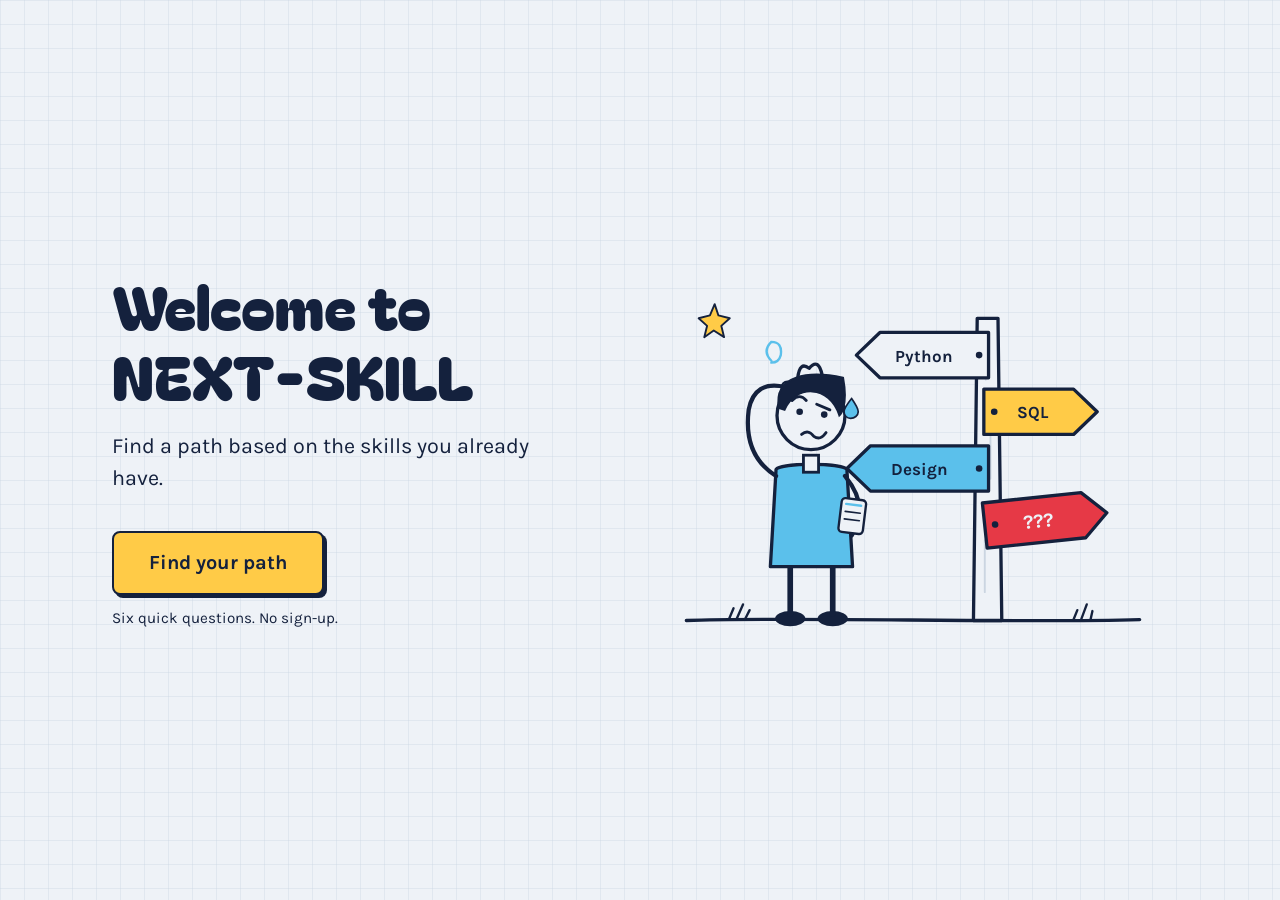
<file: static/index.html>
<!DOCTYPE html>
<html lang="en">
<head>
  <!-- Character encoding for standard text rendering -->
  <meta charset="UTF-8">
  <!-- Ensure proper scaling on all mobile and desktop devices -->
  <meta name="viewport" content="width=device-width, initial-scale=1.0">
  <title>NEXT-SKILL</title>

  <!-- Google Fonts: Bagel Fat One (playful heading) and Karla (clean body font) -->
  <link rel="preconnect" href="https://fonts.googleapis.com">
  <link rel="preconnect" href="https://fonts.gstatic.com" crossorigin>
  <link href="https://fonts.googleapis.com/css2?family=Bagel+Fat+One&family=Karla:wght@400;500;700&display=swap" rel="stylesheet">

  <!-- Link external stylesheet for graph-paper notebook styling -->
  <link rel="stylesheet" href="style.css">
</head>
<body>
  <!-- Main container holding the left content and right illustration -->
  <main class="welcome-container">
    
    <!-- Left-aligned hero content -->
    <section class="welcome-left">
      <!-- Main greeting heading -->
      <h1 class="welcome-heading">Welcome to NEXT-SKILL</h1>

      <!-- Subtext explaining the purpose -->
      <p class="welcome-subtext">Find a path based on the skills you already have.</p>

      <!-- Action wrapper holding button and note -->
      <div class="action-wrapper">
        <!-- Call to action button linking to chat.html (no arrows or emojis) -->
        <a href="chat.html" class="cta-button" id="find-path-btn">Find your path</a>

        <!-- Small informational line below button -->
        <p class="small-note">Six quick questions. No sign-up.</p>
      </div>
    </section>

    <!-- Right-aligned hand-drawn notebook SVG illustration -->
    <section class="welcome-right" aria-label="Illustration of a confused student at a crossroads signpost">
      <svg class="notebook-illustration" viewBox="0 0 540 450" fill="none" xmlns="http://www.w3.org/2000/svg" role="img">
        <desc>Hand-drawn doodle of a confused student scratching their head at a signpost with arrows pointing to Python, SQL, Design, and ???</desc>

        <!-- Sketchy notebook margin star doodle in Marker Yellow #FFCB47 -->
        <path d="M 60 70 L 64 82 L 76 85 L 67 93 L 70 105 L 59 98 L 49 105 L 52 93 L 43 85 L 55 82 Z" fill="#FFCB47" stroke="#14213D" stroke-width="2" stroke-linejoin="round" />

        <!-- Sketchy ground line -->
        <path d="M 30 405 C 150 401, 380 408, 510 404" stroke="#14213D" stroke-width="3.5" stroke-linecap="round" />

        <!-- Small hand-drawn grass doodles on the ground -->
        <path d="M 75 404 L 80 392 M 83 404 L 90 388 M 92 404 L 97 394" stroke="#14213D" stroke-width="2.5" stroke-linecap="round" />
        <path d="M 440 404 L 444 394 M 448 404 L 454 388 M 458 404 L 460 395" stroke="#14213D" stroke-width="2.5" stroke-linecap="round" />

        <!-- ================= STUDENT DOODLE ================= -->
        <g id="student">
          <!-- Student shoes in Ink Navy #14213D -->
          <ellipse cx="140" cy="403" rx="16" ry="8" fill="#14213D" />
          <ellipse cx="185" cy="403" rx="16" ry="8" fill="#14213D" />

          <!-- Student legs in Ink Navy #14213D -->
          <path d="M 140 345 L 140 398" stroke="#14213D" stroke-width="6" stroke-linecap="round" />
          <path d="M 185 345 L 185 398" stroke="#14213D" stroke-width="6" stroke-linecap="round" />

          <!-- Student shirt in Sky #5BC0EB -->
          <path d="M 125 245 C 130 238, 195 238, 200 245 L 206 348 L 119 348 Z" fill="#5BC0EB" stroke="#14213D" stroke-width="3.5" stroke-linejoin="round" />

          <!-- Student left arm holding notebook binder under arm -->
          <path d="M 198 252 Q 225 285 205 315" stroke="#14213D" stroke-width="4.5" stroke-linecap="round" fill="none" />

          <!-- Notebook tucked under arm -->
          <g transform="rotate(7 195 275)">
            <rect x="195" y="275" width="26" height="36" rx="4" fill="#EEF2F7" stroke="#14213D" stroke-width="2.5" />
            <!-- Sky blue notebook spine accent -->
            <line x1="200" y1="281" x2="216" y2="281" stroke="#5BC0EB" stroke-width="2.5" stroke-linecap="round" />
            <line x1="200" y1="289" x2="216" y2="289" stroke="#14213D" stroke-width="1.8" stroke-linecap="round" />
            <line x1="200" y1="297" x2="216" y2="297" stroke="#14213D" stroke-width="1.8" stroke-linecap="round" />
          </g>

          <!-- Student right arm reaching up to scratch head in confusion -->
          <path d="M 125 252 Q 90 230 96 182 Q 102 150 135 158" stroke="#14213D" stroke-width="4.5" stroke-linecap="round" stroke-linejoin="round" fill="none" />
          <!-- Hand scratching hair -->
          <circle cx="137" cy="158" r="6" fill="#EEF2F7" stroke="#14213D" stroke-width="2.5" />

          <!-- Neck connecting head to torso -->
          <rect x="154" y="230" width="16" height="18" fill="#EEF2F7" stroke="#14213D" stroke-width="3" />

          <!-- Student head circle -->
          <circle cx="162" cy="188" r="36" fill="#EEF2F7" stroke="#14213D" stroke-width="3.5" />

          <!-- Messy hand-drawn student hair -->
          <path d="M 128 180 C 122 145, 160 140, 196 148 C 202 180, 192 188, 192 188 C 182 155, 145 155, 134 182 Z" fill="#14213D" stroke="#14213D" stroke-width="2" />
          <!-- Playful wild tufts of hair sticking out -->
          <path d="M 148 148 Q 150 130 160 138 Q 170 126 174 146" stroke="#14213D" stroke-width="3.5" stroke-linecap="round" stroke-linejoin="round" fill="none" />

          <!-- Student face doodles: funny confused facial expression -->
          <!-- Left eyebrow (quizzical high arch) -->
          <path d="M 142 172 Q 150 164 157 172" stroke="#14213D" stroke-width="3" stroke-linecap="round" fill="none" />
          <!-- Right eyebrow (slanted down in bewilderment) -->
          <path d="M 168 176 L 182 182" stroke="#14213D" stroke-width="3" stroke-linecap="round" fill="none" />
          <!-- Confused student eyes -->
          <circle cx="150" cy="184" r="3.5" fill="#14213D" />
          <circle cx="176" cy="187" r="3.5" fill="#14213D" />
          <!-- Wavy / squiggly mouth -->
          <path d="M 152 208 Q 159 202 165 210 Q 172 215 178 206" stroke="#14213D" stroke-width="3" stroke-linecap="round" fill="none" />

          <!-- Sweat drop doodle in Sky #5BC0EB -->
          <path d="M 205 170 C 205 170, 212 180, 212 184 C 212 188, 208 191, 204 191 C 200 191, 197 188, 197 184 C 197 180, 205 170, 205 170 Z" fill="#5BC0EB" stroke="#14213D" stroke-width="1.8" />

          <!-- Confused spiral thought doodle floating near head in Sky #5BC0EB -->
          <path d="M 120 130 Q 110 120 120 110 Q 132 110 130 124 Q 128 132 120 132" stroke="#5BC0EB" stroke-width="2.5" stroke-linecap="round" fill="none" />
        </g>

        <!-- ================= CROSSROADS SIGNPOST ================= -->
        <!-- Vertical wooden post mounted into the ground -->
        <g id="main-post">
          <path d="M 338 85 L 360 85 L 364 405 L 334 405 Z" fill="#EEF2F7" stroke="#14213D" stroke-width="3.5" stroke-linejoin="round" />
          <!-- Subtle wood grain doodles on post -->
          <path d="M 347 115 L 347 150 M 352 210 L 352 255 M 346 320 L 346 375" stroke="#CBD5E1" stroke-width="2" stroke-linecap="round" />
        </g>

        <!-- Signpost arrows group: targeted by script.js to wobble once on page load -->
        <g id="signpost-arrows">

          <!-- Arrow 1: Pointing Left -> "Python" -->
          <g id="arrow-python">
            <!-- Wooden plank shaped like an arrow pointing left -->
            <path d="M 350 100 L 235 100 L 210 124 L 235 148 L 350 148 Z" fill="#EEF2F7" stroke="#14213D" stroke-width="3.5" stroke-linejoin="round" />
            <!-- Mounting nail in post -->
            <circle cx="340" cy="124" r="3.5" fill="#14213D" />
            <!-- Text label: Python in Karla font -->
            <text x="282" y="131" font-family="'Karla', sans-serif" font-weight="700" font-size="18" fill="#14213D" text-anchor="middle">Python</text>
          </g>

          <!-- Arrow 2: Pointing Right -> "SQL" -->
          <g id="arrow-sql">
            <!-- Wooden plank shaped like an arrow pointing right in Marker Yellow #FFCB47 -->
            <path d="M 345 160 L 440 160 L 465 184 L 440 208 L 345 208 Z" fill="#FFCB47" stroke="#14213D" stroke-width="3.5" stroke-linejoin="round" />
            <!-- Mounting nail in post -->
            <circle cx="356" cy="184" r="3.5" fill="#14213D" />
            <!-- Text label: SQL in Karla font -->
            <text x="396" y="191" font-family="'Karla', sans-serif" font-weight="700" font-size="18" fill="#14213D" text-anchor="middle">SQL</text>
          </g>

          <!-- Arrow 3: Pointing Left -> "Design" -->
          <g id="arrow-design">
            <!-- Wooden plank shaped like an arrow pointing left in Sky #5BC0EB -->
            <path d="M 350 220 L 225 220 L 200 244 L 225 268 L 350 268 Z" fill="#5BC0EB" stroke="#14213D" stroke-width="3.5" stroke-linejoin="round" />
            <!-- Mounting nail in post -->
            <circle cx="340" cy="244" r="3.5" fill="#14213D" />
            <!-- Text label: Design in Karla font -->
            <text x="277" y="251" font-family="'Karla', sans-serif" font-weight="700" font-size="18" fill="#14213D" text-anchor="middle">Design</text>
          </g>

          <!-- Arrow 4: Pointing Right (tilted up whimsically) -> "???" -->
          <!-- NOTE: Cherry color is used here and ONLY ONCE on the entire page -->
          <g id="arrow-confused" transform="rotate(-6 350 295)">
            <!-- Wooden plank shaped like a tilted arrow in Cherry -->
            <path d="M 345 280 L 450 280 L 475 304 L 450 328 L 345 328 Z" fill="#E63946" stroke="#14213D" stroke-width="3.5" stroke-linejoin="round" />
            <!-- Mounting nail in post -->
            <circle cx="356" cy="304" r="3.5" fill="#14213D" />
            <!-- Text label: ??? in Karla font -->
            <text x="402" y="312" font-family="'Karla', sans-serif" font-weight="700" font-size="21" fill="#EEF2F7" text-anchor="middle">???</text>
          </g>

        </g>
      </svg>
    </section>

  </main>

  <!-- External script to trigger single wobble animation on load -->
  <script src="script.js"></script>
</body>
</html>
</file>
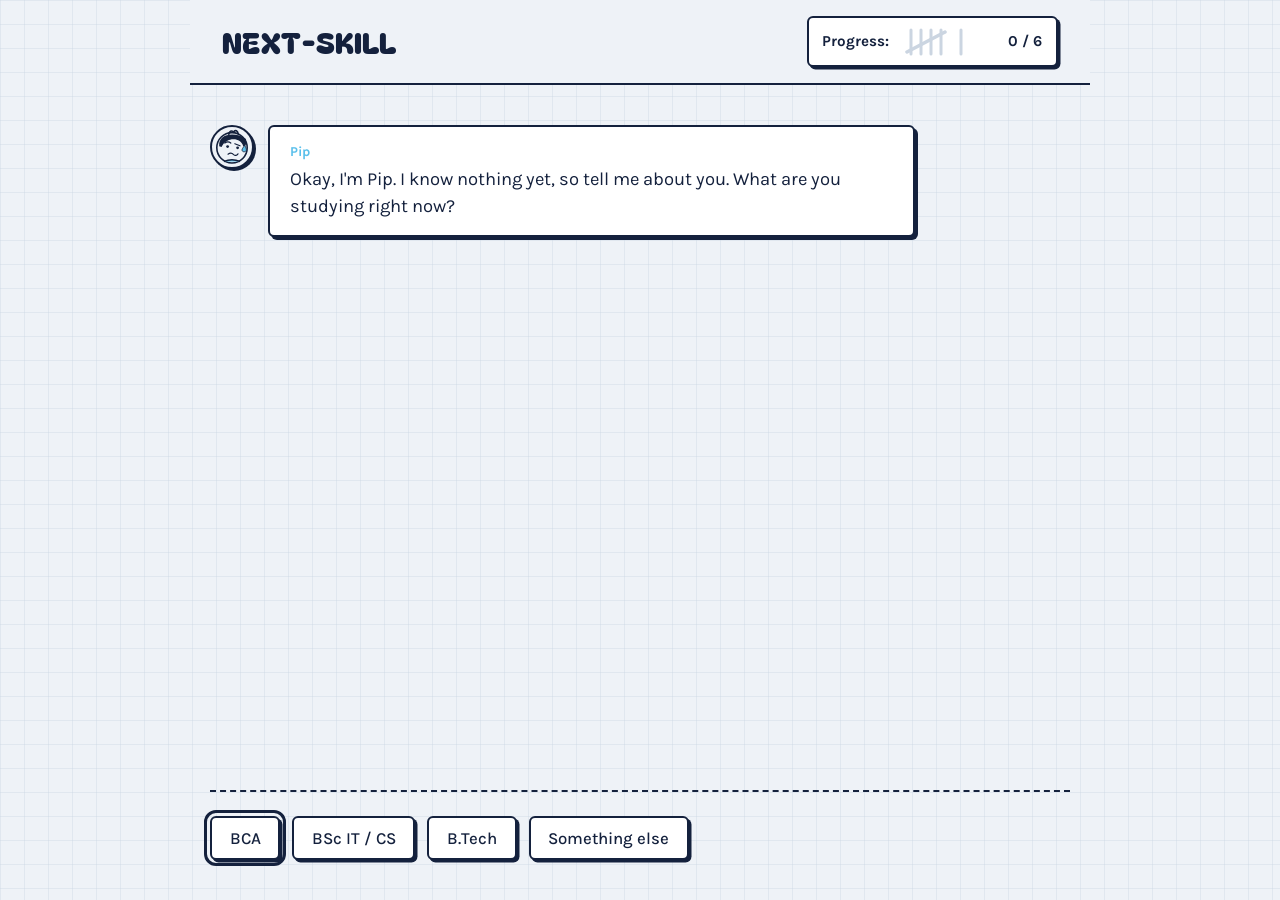
<file: static/chat.html>
<!DOCTYPE html>
<html lang="en">
<head>
  <!-- Character encoding standard -->
  <meta charset="UTF-8">
  <!-- Mobile-friendly responsive viewport -->
  <meta name="viewport" content="width=device-width, initial-scale=1.0">
  <title>NEXT-SKILL - Chat with Pip</title>

  <!-- Google Fonts: Bagel Fat One for headings, Karla for body and chips -->
  <link rel="preconnect" href="https://fonts.googleapis.com">
  <link rel="preconnect" href="https://fonts.gstatic.com" crossorigin>
  <link href="https://fonts.googleapis.com/css2?family=Bagel+Fat+One&family=Karla:wght@400;500;700&display=swap" rel="stylesheet">

  <!-- Chat page specific stylesheet -->
  <link rel="stylesheet" href="chat.css">
</head>
<body>
  <!-- Top navigation bar with notebook brand and tally tracker -->
  <header class="chat-navbar">
    <!-- Brand link back to home welcome page -->
    <a href="index.html" class="brand-home-link" title="Back to welcome page">
      <span class="brand-text">NEXT-SKILL</span>
    </a>

    <!-- Hand-drawn 6-stroke tally mark progress tracker -->
    <div class="tally-box" aria-label="Progress tracker" id="tally-box">
      <span class="tally-label">Progress:</span>
      <!-- SVG rendering 6 tally marks (4 vertical, 1 diagonal cross, 1 extra) -->
      <svg class="tally-svg" viewBox="0 0 100 36" width="100" height="36" role="img" aria-label="Tally marks 0 of 6">
        <!-- Group of 5 tallies: 4 vertical lines + 1 diagonal slash -->
        <g id="tally-group-1">
          <!-- Stroke 1 -->
          <line id="tally-1" x1="12" y1="6" x2="12" y2="30" stroke="#CBD5E1" stroke-width="3" stroke-linecap="round" />
          <!-- Stroke 2 -->
          <line id="tally-2" x1="22" y1="6" x2="22" y2="30" stroke="#CBD5E1" stroke-width="3" stroke-linecap="round" />
          <!-- Stroke 3 -->
          <line id="tally-3" x1="32" y1="6" x2="32" y2="30" stroke="#CBD5E1" stroke-width="3" stroke-linecap="round" />
          <!-- Stroke 4 -->
          <line id="tally-4" x1="42" y1="6" x2="42" y2="30" stroke="#CBD5E1" stroke-width="3" stroke-linecap="round" />
          <!-- Stroke 5 (diagonal strike across 1-4) in Cherry #E63946 when active -->
          <line id="tally-5" x1="8" y1="28" x2="46" y2="8" stroke="#CBD5E1" stroke-width="3.5" stroke-linecap="round" />
        </g>
        <!-- Group of 2nd tally (Stroke 6) -->
        <g id="tally-group-2">
          <!-- Stroke 6 -->
          <line id="tally-6" x1="62" y1="6" x2="62" y2="30" stroke="#CBD5E1" stroke-width="3" stroke-linecap="round" />
        </g>
      </svg>
      <!-- Human-readable tally number for screen readers and accessibility -->
      <span class="tally-counter" id="tally-counter">0 / 6</span>
    </div>
  </header>

  <!-- Main chat screen container -->
  <main class="chat-main">
    <div class="chat-card">

      <!-- Live message stream where bot sticky notes and user notes appear -->
      <section class="chat-messages" id="chat-messages" role="log" aria-live="polite" aria-atomic="false">
        <!-- Messages will be dynamically rendered here by chat.js -->
      </section>

      <!-- Bottom interaction zone for answer chips and text input -->
      <section class="chat-tray" id="chat-tray">
        <!-- Interactive chips or input will be rendered here dynamically -->
      </section>

    </div>
  </main>

  <!-- Chat scripted logic -->
  <script src="chat.js"></script>
</body>
</html>
</file>
<file: static/style.css>
/* ============================================================
   NEXT-SKILL Welcome Page Stylesheet
   Palette: Paper #EEF2F7, Ink Navy #14213D, Marker Yellow #FFCB47, Sky #5BC0EB
   Note: Cherry is reserved for the '???' sign (used only once).
   ============================================================ */

/* CSS Reset and clean box sizing for all elements */
* {
  box-sizing: border-box;
}

/* Notebook graph-paper background without any gradient */
body {
  margin: 0;
  padding: 0;
  background-color: #EEF2F7;
  /* Faint graph-paper grid using crisp repeating 24px SVG lines */
  background-image: url("data:image/svg+xml,%3Csvg xmlns='http://www.w3.org/2000/svg' width='24' height='24'%3E%3Cpath d='M 24 0 L 0 0 0 24' fill='none' stroke='%23CBD5E1' stroke-width='0.75'/%3E%3C/svg%3E");
  background-size: 24px 24px;
  color: #14213D;
  font-family: 'Karla', sans-serif;
  line-height: 1.5;
  min-height: 100vh;
}

/* Main page layout: left-aligned content and right-side illustration */
.welcome-container {
  max-width: 1120px;
  margin: 0 auto;
  min-height: 100vh;
  padding: 3rem 2rem;
  display: flex;
  flex-direction: row;
  align-items: center;
  justify-content: space-between;
  gap: 3.5rem;
}

/* Left-aligned text & call-to-action column */
.welcome-left {
  flex: 1 1 480px;
  text-align: left;
}

/* Main heading using Bagel Fat One font */
.welcome-heading {
  font-family: 'Bagel Fat One', cursive;
  font-size: clamp(2.5rem, 5vw, 3.8rem);
  line-height: 1.15;
  color: #14213D;
  margin: 0 0 1.25rem 0;
  font-weight: 400;
}

/* Subtext explaining the value proposition */
.welcome-subtext {
  font-family: 'Karla', sans-serif;
  font-size: 1.35rem;
  line-height: 1.5;
  color: #14213D;
  margin: 0 0 2.25rem 0;
  max-width: 440px;
}

/* Button container */
.action-wrapper {
  display: flex;
  flex-direction: column;
  align-items: flex-start;
  gap: 0.75rem;
}

/* Hand-drawn marker yellow call-to-action button */
.cta-button {
  display: inline-block;
  background-color: #FFCB47;
  color: #14213D;
  font-family: 'Karla', sans-serif;
  font-size: 1.25rem;
  font-weight: 700;
  text-decoration: none;
  padding: 0.95rem 2.2rem;
  border-radius: 8px;
  border: 2.5px solid #14213D;
  box-shadow: 3px 3px 0 #14213D;
  cursor: pointer;
  transition: transform 0.12s ease, box-shadow 0.12s ease;
}

/* Tactile notebook press effect on button hover */
.cta-button:hover {
  transform: translate(-1px, -1px);
  box-shadow: 4px 4px 0 #14213D;
}

/* Pressed state when clicked */
.cta-button:active {
  transform: translate(2px, 2px);
  box-shadow: 1px 1px 0 #14213D;
}

/* Clear, accessible keyboard focus indicator */
.cta-button:focus-visible {
  outline: 3px solid #14213D;
  outline-offset: 4px;
}

/* Small clarification line below button */
.small-note {
  font-family: 'Karla', sans-serif;
  font-size: 0.95rem;
  color: #14213D;
  margin: 0;
}

/* Right-side SVG illustration wrapper */
.welcome-right {
  flex: 1 1 500px;
  display: flex;
  justify-content: center;
  align-items: center;
}

/* Make SVG responsive and scalable */
.notebook-illustration {
  width: 100%;
  max-width: 520px;
  height: auto;
  display: block;
}

/* Single signpost arrow wobble animation on page load */
@keyframes signpost-wobble {
  0%   { transform: rotate(0deg); }
  22%  { transform: rotate(5deg); }
  45%  { transform: rotate(-4deg); }
  68%  { transform: rotate(2.5deg); }
  85%  { transform: rotate(-1deg); }
  100% { transform: rotate(0deg); }
}

/* Wobble class applied to arrows group */
.wobble-arrows {
  transform-origin: 308px 180px;
  animation: signpost-wobble 1s cubic-bezier(0.25, 1, 0.5, 1) 1 forwards;
}

/* Honor accessibility preference for reduced motion */
@media (prefers-reduced-motion: reduce) {
  .wobble-arrows {
    animation: none !important;
  }
}

/* Mobile responsive layout: stacks illustration below content */
@media (max-width: 820px) {
  .welcome-container {
    flex-direction: column;
    justify-content: center;
    padding: 2.5rem 1.25rem;
    gap: 2.5rem;
  }

  .welcome-left {
    flex: 1 1 auto;
    width: 100%;
  }

  .welcome-right {
    flex: 1 1 auto;
    width: 100%;
  }

  .notebook-illustration {
    max-width: 380px;
  }
}

/* Placeholder questions page layout */
.questions-page {
  display: flex;
  align-items: center;
  justify-content: center;
}

.questions-container {
  padding: 3rem;
  text-align: center;
}

.questions-container h1 {
  font-family: 'Bagel Fat One', cursive;
  font-size: 2.5rem;
  color: #14213D;
  margin: 0;
}
</file>
<file: static/chat.css>
/* ============================================================
   NEXT-SKILL Chat Stylesheet
   Palette: Paper #EEF2F7, Ink Navy #14213D, Marker Yellow #FFCB47, Sky #5BC0EB, Cherry #E63946
   Typography: Bagel Fat One for headings, Karla for body & chips
   Aesthetic: Graph-paper notebook with ink outlines & hard offset shadows
   ============================================================ */
/* CSS Reset and border-box sizing for all elements */
* {
  /* Ensure padding and border are included in element total size */
  box-sizing: border-box;
}
/* Notebook graph-paper background without gradients */
body {
  /* Remove default body margin */
  margin: 0;
  /* Remove default body padding */
  padding: 0;
  /* Paper base background color */
  background-color: #EEF2F7;
  /* Faint graph-paper grid matching index.html */
  background-image: url("data:image/svg+xml,%3Csvg xmlns='http://www.w3.org/2000/svg' width='24' height='24'%3E%3Cpath d='M 24 0 L 0 0 0 24' fill='none' stroke='%23CBD5E1' stroke-width='0.75'/%3E%3C/svg%3E");
  /* Graph grid cell size */
  background-size: 24px 24px;
  /* Default ink navy text color */
  color: #14213D;
  /* Primary body font family */
  font-family: 'Karla', sans-serif;
  /* Readable line height */
  line-height: 1.5;
  /* Fill minimum viewport height */
  min-height: 100vh;
  /* Flexbox layout column */
  display: flex;
  /* Stack navbar and main vertically */
  flex-direction: column;
}
/* Top navigation bar layout */
.chat-navbar {
  /* Flex layout to space brand and tally */
  display: flex;
  /* Align items vertically in center */
  align-items: center;
  /* Space out brand and progress tracker */
  justify-content: space-between;
  /* Padding for navbar */
  padding: 1rem 2rem;
  /* Maximum width for readable layout */
  max-width: 900px;
  /* Full width container */
  width: 100%;
  /* Center navbar horizontally */
  margin: 0 auto;
  /* Notebook divider line */
  border-bottom: 2px solid #14213D;
  /* Match paper background color */
  background-color: #EEF2F7;
}
/* Brand heading link */
.brand-home-link {
  /* Remove underline from link */
  text-decoration: none;
  /* Inline flex for logo align */
  display: inline-flex;
  /* Center items vertically */
  align-items: center;
  /* Gap between elements */
  gap: 0.5rem;
}
/* Brand heading text */
.brand-text {
  /* Display font for brand logo */
  font-family: 'Bagel Fat One', cursive;
  /* Logo font size */
  font-size: 1.8rem;
  /* Ink navy color */
  color: #14213D;
  /* Standard letter spacing */
  letter-spacing: normal;
}
/* Tally progress container */
.tally-box {
  /* Flex layout for label and tallies */
  display: flex;
  /* Align items center */
  align-items: center;
  /* Gap between elements */
  gap: 0.6rem;
  /* White paper background */
  background-color: #FFFFFF;
  /* Ink navy outline */
  border: 2px solid #14213D;
  /* Hard offset shadow */
  box-shadow: 2.5px 2.5px 0 #14213D;
  /* Inner padding */
  padding: 0.35rem 0.85rem;
  /* Slightly rounded corners */
  border-radius: 6px;
}
/* Tally label text */
.tally-label {
  /* Small bold label size */
  font-size: 0.95rem;
  /* Bold weight */
  font-weight: 700;
  /* Ink navy text */
  color: #14213D;
}
/* Tally SVG container */
.tally-svg {
  /* Block display to remove baseline spacing */
  display: block;
}
/* Active tally strokes drawn in Ink Navy */
.tally-active {
  /* Override stroke color with ink navy */
  stroke: #14213D !important;
}
/* Active 5th diagonal cross-stroke drawn in Cherry */
.tally-active-cherry {
  /* Override stroke color with cherry */
  stroke: #E63946 !important;
}
/* Tally numerical counter text */
.tally-counter {
  /* Counter font size */
  font-size: 0.95rem;
  /* Bold weight */
  font-weight: 700;
  /* Ink navy text */
  color: #14213D;
}
/* Main chat area layout */
.chat-main {
  /* Expand to fill available height */
  flex: 1;
  /* Flex container to center card */
  display: flex;
  /* Center card horizontally */
  justify-content: center;
  /* Page padding */
  padding: 1.5rem 1rem 2.5rem 1rem;
}
/* Card wrapper holding messages and tray */
.chat-card {
  /* Maximum width of chat workspace */
  max-width: 860px;
  /* Full width container */
  width: 100%;
  /* Flex column layout */
  display: flex;
  /* Stack message stream and tray */
  flex-direction: column;
  /* Minimum comfortable height */
  min-height: 75vh;
}
/* Message stream container */
.chat-messages {
  /* Grow to take remaining height */
  flex: 1;
  /* Flex column for messages */
  display: flex;
  /* Column direction */
  flex-direction: column;
  /* Gap between message rows */
  gap: 1.25rem;
  /* Vertical padding */
  padding: 1rem 0 2rem 0;
  /* Scroll vertically when messages overflow */
  overflow-y: auto;
}
/* Row wrapping bot message and avatar */
.bot-row {
  /* Align items to top */
  display: flex;
  /* Start alignment */
  align-items: flex-start;
  /* Gap between avatar and note */
  gap: 0.85rem;
  /* Maximum message width */
  max-width: 82%;
  /* Align to left */
  align-self: flex-start;
}
/* Confused student avatar frame */
.bot-avatar {
  /* Fixed width */
  width: 44px;
  /* Fixed height */
  height: 44px;
  /* Prevent shrinking */
  min-width: 44px;
  /* Avatar background */
  background-color: #EEF2F7;
  /* Ink border */
  border: 2px solid #14213D;
  /* Offset shadow */
  box-shadow: 2px 2px 0 #14213D;
  /* Circular frame */
  border-radius: 50%;
  /* Center avatar SVG */
  display: flex;
  /* Horizontal center */
  align-items: center;
  /* Vertical center */
  justify-content: center;
  /* Hide overflow */
  overflow: hidden;
}
/* Bot sticky note message */
.bot-note {
  /* Clean paper note color */
  background-color: #FFFFFF;
  /* Ink navy text */
  color: #14213D;
  /* Solid ink outline */
  border: 2px solid #14213D;
  /* Hard offset ink shadow */
  box-shadow: 3px 3px 0 #14213D;
  /* Rounded corners */
  border-radius: 6px;
  /* Inner padding */
  padding: 0.95rem 1.25rem;
  /* Relative positioning */
  position: relative;
  /* Readable font size */
  font-size: 1.15rem;
  /* Line spacing */
  line-height: 1.45;
}
/* Pip name label on note */
.bot-name {
  /* Display as block above message */
  display: block;
  /* Bold font weight */
  font-weight: 700;
  /* Small label size */
  font-size: 0.85rem;
  /* Sky blue accent color */
  color: #5BC0EB;
  /* Bottom margin */
  margin-bottom: 0.25rem;
  /* Standard lowercase capitalization */
  text-transform: none;
}
/* User answer row on right */
.user-row {
  /* Align to right side */
  align-self: flex-end;
  /* Maximum message width */
  max-width: 78%;
  /* Flex layout */
  display: flex;
  /* Column layout */
  flex-direction: column;
  /* End alignment */
  align-items: flex-end;
}
/* User yellow marker note */
.user-note {
  /* Marker yellow highlight color */
  background-color: #FFCB47;
  /* Ink navy text */
  color: #14213D;
  /* Solid ink outline */
  border: 2px solid #14213D;
  /* Hard offset shadow */
  box-shadow: 3px 3px 0 #14213D;
  /* Rounded corners */
  border-radius: 6px;
  /* Padding */
  padding: 0.85rem 1.2rem;
  /* Font size */
  font-size: 1.1rem;
  /* Bold marker text */
  font-weight: 700;
  /* Line height */
  line-height: 1.4;
  /* Break long words */
  word-break: break-word;
}
/* Typing indicator note */
.typing-note {
  /* Flex layout */
  display: flex;
  /* Center items */
  align-items: center;
  /* Gap */
  gap: 0.5rem;
  /* Font size */
  font-size: 1.05rem;
  /* Text color */
  color: #14213D;
  /* Italicized note */
  font-style: italic;
  /* Compact padding */
  padding: 0.65rem 1rem;
}
/* Animated ink dots */
.typing-dots span {
  /* Inline block for transform */
  display: inline-block;
  /* Bounce keyframe animation */
  animation: ink-bounce 1s infinite;
}
/* Stagger second dot */
.typing-dots span:nth-child(2) {
  /* Animation delay for wave effect */
  animation-delay: 0.2s;
}
/* Stagger third dot */
.typing-dots span:nth-child(3) {
  /* Animation delay for wave effect */
  animation-delay: 0.4s;
}
/* Keyframes for ink bouncing */
@keyframes ink-bounce {
  /* Start and end at ground */
  0%, 100% { transform: translateY(0); }
  /* Highest bounce point */
  50% { transform: translateY(-4px); }
}
/* Suggestion sticky note card */
.suggestion-note {
  /* Paper white note */
  background-color: #FFFFFF;
  /* Full width inside row */
  width: 100%;
}
/* Suggestion role title */
.suggestion-role {
  /* Playful display font */
  font-family: 'Bagel Fat One', cursive;
  /* Title font size */
  font-size: 1.35rem;
  /* Ink navy color */
  color: #14213D;
  /* Margin spacing */
  margin: 0 0 0.35rem 0;
}
/* Suggestion why sentence */
.suggestion-why {
  /* Clean body font */
  font-family: 'Karla', sans-serif;
  /* Text size */
  font-size: 1.05rem;
  /* Line height */
  line-height: 1.4;
  /* Ink color */
  color: #14213D;
  /* Margin spacing */
  margin: 0 0 0.75rem 0;
}
/* Learn next section wrapper */
.learn-section {
  /* Flex column */
  display: flex;
  /* Column direction */
  flex-direction: column;
  /* Gap */
  gap: 0.35rem;
}
/* Learn next label */
.learn-label {
  /* Bold weight */
  font-weight: 700;
  /* Label font size */
  font-size: 0.9rem;
  /* Ink color */
  color: #14213D;
}
/* Learn next chips row */
.learn-chips {
  /* Flex wrap layout */
  display: flex;
  /* Allow chips to wrap */
  flex-wrap: wrap;
  /* Gap between chips */
  gap: 0.45rem;
}
/* Individual small skill chip */
.learn-chip {
  /* Sky blue background */
  background-color: #5BC0EB;
  /* Ink navy text */
  color: #14213D;
  /* Body font */
  font-family: 'Karla', sans-serif;
  /* Small chip size */
  font-size: 0.9rem;
  /* Bold weight */
  font-weight: 700;
  /* Padding */
  padding: 0.25rem 0.65rem;
  /* Outline */
  border: 1.5px solid #14213D;
  /* Hard offset shadow */
  box-shadow: 2px 2px 0 #14213D;
  /* Rounded chip */
  border-radius: 4px;
}
/* Bottom tray container */
.chat-tray {
  /* Dashed notebook margin line */
  border-top: 2px dashed #14213D;
  /* Top padding */
  padding-top: 1.5rem;
  /* Push to bottom of flex card */
  margin-top: auto;
}
/* Chips container */
.chips-container {
  /* Flex wrap */
  display: flex;
  /* Wrap chips onto multiple lines */
  flex-wrap: wrap;
  /* Gap */
  gap: 0.75rem;
  /* Align items center */
  align-items: center;
}
/* Interactive option chip */
.answer-chip {
  /* White background */
  background-color: #FFFFFF;
  /* Ink text */
  color: #14213D;
  /* Ink outline */
  border: 2px solid #14213D;
  /* Hard offset shadow */
  box-shadow: 2.5px 2.5px 0 #14213D;
  /* Rounded corners */
  border-radius: 6px;
  /* Inner padding */
  padding: 0.65rem 1.1rem;
  /* Font */
  font-family: 'Karla', sans-serif;
  /* Font size */
  font-size: 1.05rem;
  /* Medium weight */
  font-weight: 500;
  /* Pointer cursor */
  cursor: pointer;
  /* Smooth transition */
  transition: transform 0.1s ease, box-shadow 0.1s ease, background-color 0.1s ease;
  /* Prevent text select */
  user-select: none;
}
/* Chip hover state */
.answer-chip:hover {
  /* Slight lift */
  transform: translate(-1px, -1px);
  /* Grow shadow */
  box-shadow: 3.5px 3.5px 0 #14213D;
  /* Marker highlight */
  background-color: #FFF6D6;
}
/* Chip active state */
.answer-chip:active {
  /* Press down */
  transform: translate(1.5px, 1.5px);
  /* Shrink shadow */
  box-shadow: 1px 1px 0 #14213D;
}
/* Focus visible indicator */
.answer-chip:focus-visible {
  /* High contrast outline */
  outline: 3px solid #14213D;
  /* Offset from button */
  outline-offset: 3px;
}
/* Multi-select active chip */
.answer-chip.selected {
  /* Marker yellow background */
  background-color: #FFCB47;
  /* Bold text */
  font-weight: 700;
  /* Shadow */
  box-shadow: 2.5px 2.5px 0 #14213D;
  /* Border */
  border-color: #14213D;
}
/* Multi-select Done button */
.done-button {
  /* Marker yellow */
  background-color: #FFCB47;
  /* Ink navy text */
  color: #14213D;
  /* Solid border */
  border: 2.5px solid #14213D;
  /* Hard offset shadow */
  box-shadow: 3px 3px 0 #14213D;
  /* Rounded corners */
  border-radius: 6px;
  /* Padding */
  padding: 0.7rem 1.5rem;
  /* Font */
  font-family: 'Karla', sans-serif;
  /* Font size */
  font-size: 1.1rem;
  /* Bold weight */
  font-weight: 700;
  /* Pointer cursor */
  cursor: pointer;
  /* Transition */
  transition: transform 0.1s ease, box-shadow 0.1s ease;
}
/* Done button hover state */
.done-button:hover {
  /* Lift */
  transform: translate(-1px, -1px);
  /* Grow shadow */
  box-shadow: 4px 4px 0 #14213D;
}
/* Done button focus */
.done-button:focus-visible {
  /* Focus outline */
  outline: 3px solid #14213D;
  /* Outline offset */
  outline-offset: 3px;
}
/* Custom input form */
.custom-input-form {
  /* Flex layout */
  display: flex;
  /* Center items */
  align-items: center;
  /* Gap */
  gap: 0.6rem;
  /* Full width */
  width: 100%;
  /* Margin top */
  margin-top: 0.75rem;
}
/* Custom text input field */
.custom-input {
  /* Grow to fill */
  flex: 1;
  /* White background */
  background-color: #FFFFFF;
  /* Ink border */
  border: 2px solid #14213D;
  /* Hard shadow */
  box-shadow: 2.5px 2.5px 0 #14213D;
  /* Rounded corners */
  border-radius: 6px;
  /* Padding */
  padding: 0.7rem 1rem;
  /* Font */
  font-family: 'Karla', sans-serif;
  /* Font size */
  font-size: 1.05rem;
  /* Ink text */
  color: #14213D;
}
/* Custom input focus */
.custom-input:focus-visible {
  /* Outline */
  outline: 3px solid #14213D;
  /* Offset */
  outline-offset: 2px;
}
/* Custom input submit button */
.custom-submit-btn {
  /* Sky blue */
  background-color: #5BC0EB;
  /* Ink text */
  color: #14213D;
  /* Ink border */
  border: 2px solid #14213D;
  /* Shadow */
  box-shadow: 2.5px 2.5px 0 #14213D;
  /* Rounded corners */
  border-radius: 6px;
  /* Padding */
  padding: 0.7rem 1.3rem;
  /* Font */
  font-family: 'Karla', sans-serif;
  /* Font size */
  font-size: 1.05rem;
  /* Bold weight */
  font-weight: 700;
  /* Pointer cursor */
  cursor: pointer;
}
/* Custom submit focus */
.custom-submit-btn:focus-visible {
  /* Outline */
  outline: 3px solid #14213D;
  /* Offset */
  outline-offset: 2px;
}
/* Summary card */
.summary-card {
  /* White card */
  background-color: #FFFFFF;
  /* Ink outline */
  border: 2.5px solid #14213D;
  /* Hard shadow */
  box-shadow: 4px 4px 0 #14213D;
  /* Rounded corners */
  border-radius: 8px;
  /* Inner padding */
  padding: 1.75rem;
  /* Margin top */
  margin-top: 1rem;
}
/* Summary card title */
.summary-heading {
  /* Display font */
  font-family: 'Bagel Fat One', cursive;
  /* Title size */
  font-size: 1.8rem;
  /* Ink color */
  color: #14213D;
  /* Margin spacing */
  margin: 0 0 0.5rem 0;
}
/* Summary card subtext */
.summary-sub {
  /* Font size */
  font-size: 1.1rem;
  /* Ink color */
  color: #14213D;
  /* Bottom margin */
  margin: 0 0 1.25rem 0;
}
/* Summary list */
.summary-list {
  /* Remove bullets */
  list-style: none;
  /* Reset padding */
  padding: 0;
  /* Margin bottom */
  margin: 0 0 1.5rem 0;
  /* Flex column */
  display: flex;
  /* Direction */
  flex-direction: column;
  /* Gap between items */
  gap: 0.85rem;
}
/* Summary individual item */
.summary-item {
  /* Flex column */
  display: flex;
  /* Column */
  flex-direction: column;
  /* Sky blue notebook margin line */
  border-left: 3px solid #5BC0EB;
  /* Padding left */
  padding-left: 0.85rem;
}
/* Summary question label */
.summary-q {
  /* Font size */
  font-size: 0.95rem;
  /* Bold weight */
  font-weight: 700;
  /* Ink navy */
  color: #14213D;
}
/* Summary answer text */
.summary-a {
  /* Font size */
  font-size: 1.1rem;
  /* Ink navy */
  color: #14213D;
}
/* Start over button */
.start-over-btn {
  /* Marker yellow */
  background-color: #FFCB47;
  /* Ink navy */
  color: #14213D;
  /* Ink border */
  border: 2.5px solid #14213D;
  /* Hard shadow */
  box-shadow: 3px 3px 0 #14213D;
  /* Rounded corners */
  border-radius: 6px;
  /* Padding */
  padding: 0.85rem 1.8rem;
  /* Font */
  font-family: 'Karla', sans-serif;
  /* Font size */
  font-size: 1.15rem;
  /* Bold weight */
  font-weight: 700;
  /* Pointer cursor */
  cursor: pointer;
  /* Transition */
  transition: transform 0.1s ease, box-shadow 0.1s ease;
}
/* Start over hover */
.start-over-btn:hover {
  /* Lift */
  transform: translate(-1px, -1px);
  /* Grow shadow */
  box-shadow: 4px 4px 0 #14213D;
}
/* Start over focus */
.start-over-btn:focus-visible {
  /* Outline */
  outline: 3px solid #14213D;
  /* Offset */
  outline-offset: 3px;
}
/* Try again button on error */
.try-again-btn {
  /* Marker yellow */
  background-color: #FFCB47;
  /* Ink navy */
  color: #14213D;
  /* Ink border */
  border: 2.5px solid #14213D;
  /* Hard shadow */
  box-shadow: 3px 3px 0 #14213D;
  /* Rounded corners */
  border-radius: 6px;
  /* Padding */
  padding: 0.75rem 1.6rem;
  /* Font */
  font-family: 'Karla', sans-serif;
  /* Font size */
  font-size: 1.1rem;
  /* Bold weight */
  font-weight: 700;
  /* Pointer cursor */
  cursor: pointer;
  /* Transition */
  transition: transform 0.1s ease, box-shadow 0.1s ease;
  /* Display as inline block */
  display: inline-block;
  /* Margin top */
  margin-top: 0.75rem;
}
/* Try again hover */
.try-again-btn:hover {
  /* Lift */
  transform: translate(-1px, -1px);
  /* Grow shadow */
  box-shadow: 4px 4px 0 #14213D;
}
/* Try again focus */
.try-again-btn:focus-visible {
  /* Outline */
  outline: 3px solid #14213D;
  /* Offset */
  outline-offset: 3px;
}
/* Respect reduced motion */
@media (prefers-reduced-motion: reduce) {
  /* Disable dots bounce animation */
  .typing-dots span {
    /* No animation */
    animation: none !important;
  }
  /* Disable transition effects */
  .answer-chip, .done-button, .start-over-btn, .try-again-btn {
    /* Instant state change */
    transition: none !important;
  }
}
/* Mobile screen media queries */
@media (max-width: 640px) {
  /* Compact navbar padding */
  .chat-navbar {
    /* Mobile padding */
    padding: 0.75rem 1rem;
  }
  /* Smaller brand text */
  .brand-text {
    /* Mobile font size */
    font-size: 1.4rem;
  }
  /* Wider bot row on small screens */
  .bot-row {
    /* Mobile width */
    max-width: 95%;
  }
  /* Wider user row on small screens */
  .user-row {
    /* Mobile width */
    max-width: 95%;
  }
  /* Smaller avatar on mobile */
  .bot-avatar {
    /* Mobile avatar width */
    width: 36px;
    /* Mobile avatar height */
    height: 36px;
    /* Mobile min width */
    min-width: 36px;
  }
  /* Mobile note sizing */
  .bot-note, .user-note {
    /* Font size */
    font-size: 1.05rem;
    /* Padding */
    padding: 0.75rem 1rem;
  }
  /* Mobile chip sizing */
  .answer-chip {
    /* Font size */
    font-size: 1rem;
    /* Padding */
    padding: 0.55rem 0.85rem;
  }
  /* Stack custom input vertically */
  .custom-input-form {
    /* Flex column */
    flex-direction: column;
    /* Stretch inputs */
    align-items: stretch;
  }
}
</file>
